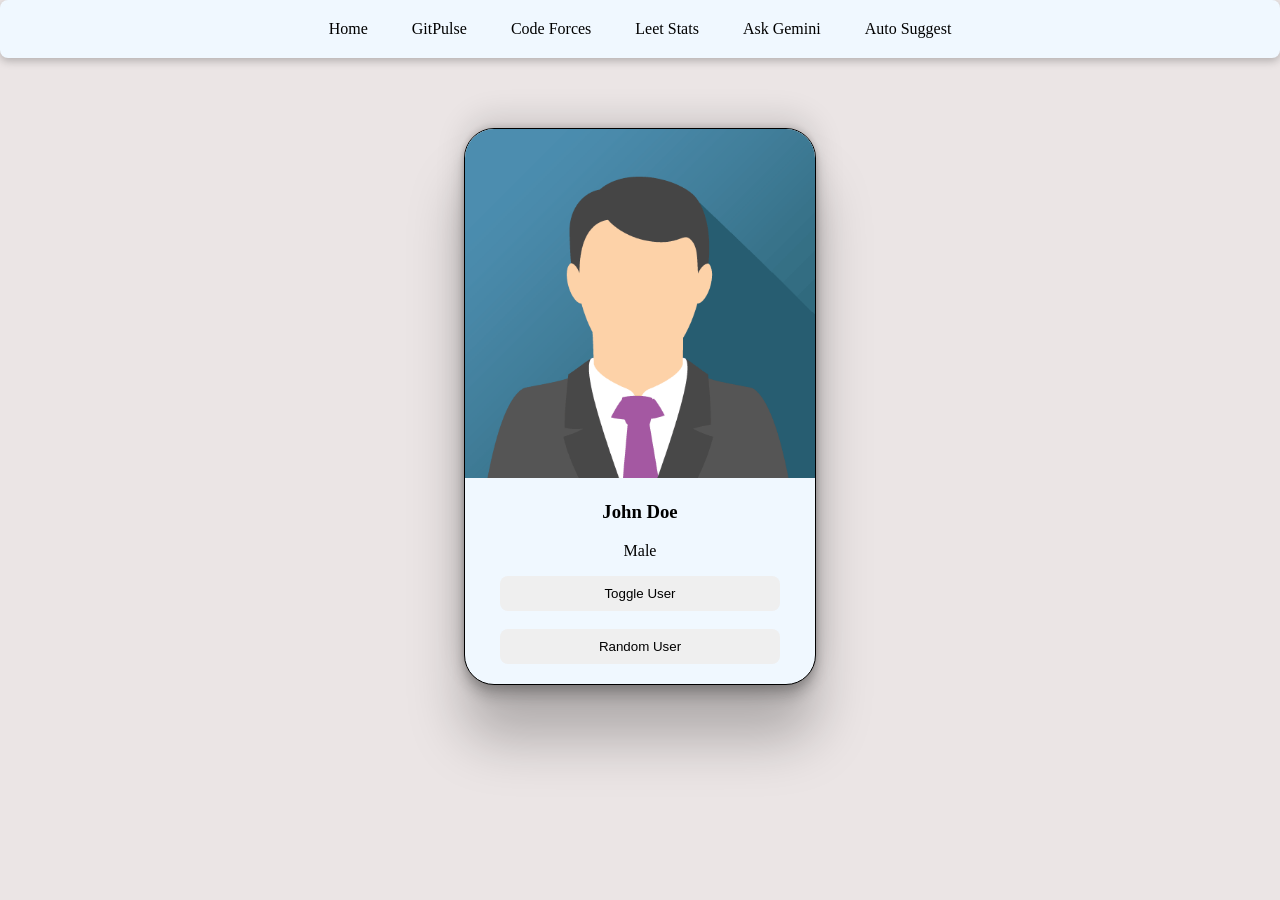
<file: src/main/resources/static/index.html>
<!DOCTYPE html>
<html lang="en">
<head>
    <meta charset="UTF-8">
    <meta name="viewport" content="width=device-width, initial-scale=1.0">
    <title>Document</title>
    <link rel="stylesheet" href="index.css">
</head>
<body>
    <div class="navbar">
        <a href="">Home</a>
        <a href="gitpulse.html" target="_blank">GitPulse</a>
        <a href="codeforces-stats.html" target="_blank">Code Forces</a>
        <a href="leetcode-stats.html" target="_blank">Leet Stats</a>
        <a href="ask-gemini.html"  target="_blank">Ask Gemini</a>
        <a href="autosuggest.html">Auto Suggest</a>
    </div>
    <div class="card">
        <img id="user_image" src="john.png" alt="image not loaded">
        <h3 id="user_name">John Doe</h3>
          <p id="user_gender">Male</p>
          <button onclick="ToggleUser()">Toggle User</button>
          <br>
          <br>
          <button onclick="RandomUser()">Random User</button>
    </div>
    <!-- <h1>   hello </h1> -->
    <!-- <h2>this site is running live</h2> -->
    <script src="index.js" ></script>
</body>
</html>
</file>
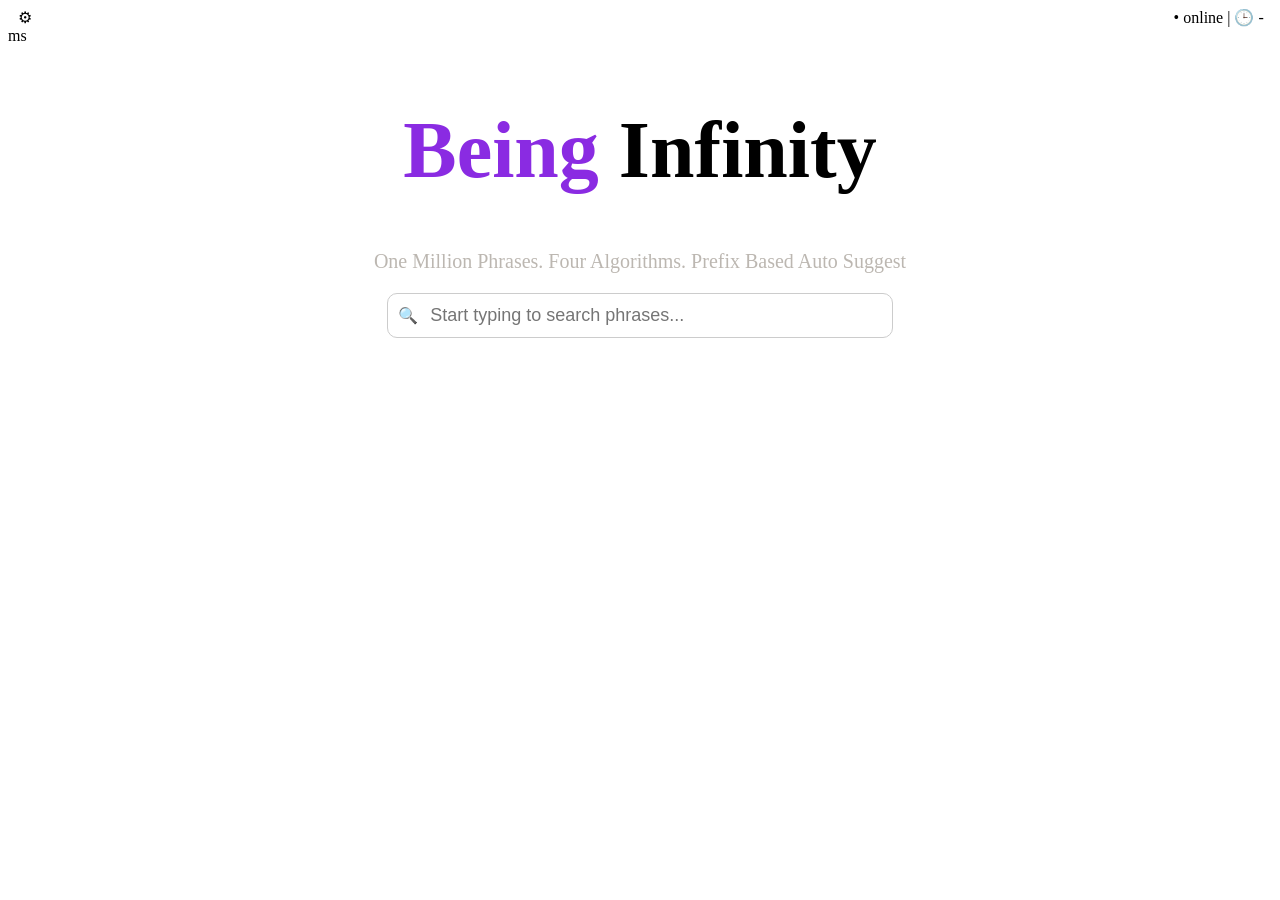
<file: src/main/resources/static/autosuggest.html>
<!DOCTYPE html>
<html lang="en">
<head>
    <meta charset="UTF-8">
    <meta name="viewport" content="width=device-width, initial-scale=1.0">
    <title>Auto Suggest</title>

    <style>
        .gear{
            margin-left:10px;
        }

        .clock{
            margin-left:90%;
        }

        .maintag{
            background-color:white;
            text-align:center;
            margin-top:60px;
            font-size:80px;
        }

        .textphrase{
            text-align:center;
            font-size:20px;
            color:rgb(188,183,177);
        }

        .bein{
            color:blueviolet;
        }

        .search-container{
            width:40%;
            margin:20px auto;
            background:white;
            border:1px solid #ccc;
            border-radius:10px;
            padding:10px;
            display:flex;
            align-items:center;
            box-sizing:border-box;
        }

        .search-input{
            flex:1;
            border:none;
            outline:none;
            font-size:18px;
            margin-left:10px;
        }

        .search-suggestions {
    width: 50%;
    margin: 0 auto;
    background: white;
    border-radius: 0 0 10px 10px;
    box-sizing: border-box;
    box-shadow: 0 4px 12px rgba(0,0,0,0.1);
}

        .suggestion{
            padding:12px;
            border-bottom:1px solid #eee;
            cursor:pointer;
        }

        .suggestion:hover{
            background:#f5f5f5;
        }
    </style>

</head>
<body>

    <span class="gear">&#x2699;</span>

    <span class="clock">&#x2022; online | &#x1F552; -ms</span>

    <h1 class="maintag">
        <span class="bein">Being</span>
        Infinity
    </h1>

    <p class="textphrase">
        One Million Phrases. Four Algorithms. Prefix Based Auto Suggest
    </p>

    <!-- Search Bar -->
    <div class="search-container">

        <span>🔍</span>

        <input
            id="search-box"
            class="search-input"
            type="text"
            placeholder="Start typing to search phrases..."
            oninput="getsearchsuggestions()">

    </div>

    <!-- Suggestions -->
    <div id="search-suggestions" class="search-suggestions"></div>

    <script>

        function getsearchsuggestions(){

            var searchbox=document.getElementById("search-box");
            var searchsuggestions=document.getElementById("search-suggestions");

            var userInput=searchbox.value;

            if(userInput.trim()==""){
                searchsuggestions.innerHTML="";
                return;
            }

            var URL="https://autosuggest-backend.onrender.com/api/autosuggest?q="
                    +userInput+
                    "&algorithm=brute&limit=10&weighted=false";

            fetch(URL)
            .then(function(response){
                return response.json();
            })
            .then(function(data){

                var searchresults="";

                for(var i=0;i<data.count;i++){

                    searchresults +=
                    "<div class='suggestion'>"
                    +data.results[i].text+
                    "</div>";

                }

                searchsuggestions.innerHTML=searchresults;

            })
            .catch(function(err){
                console.log(err);
            });

        }

    </script>

</body>
</html>
</file>
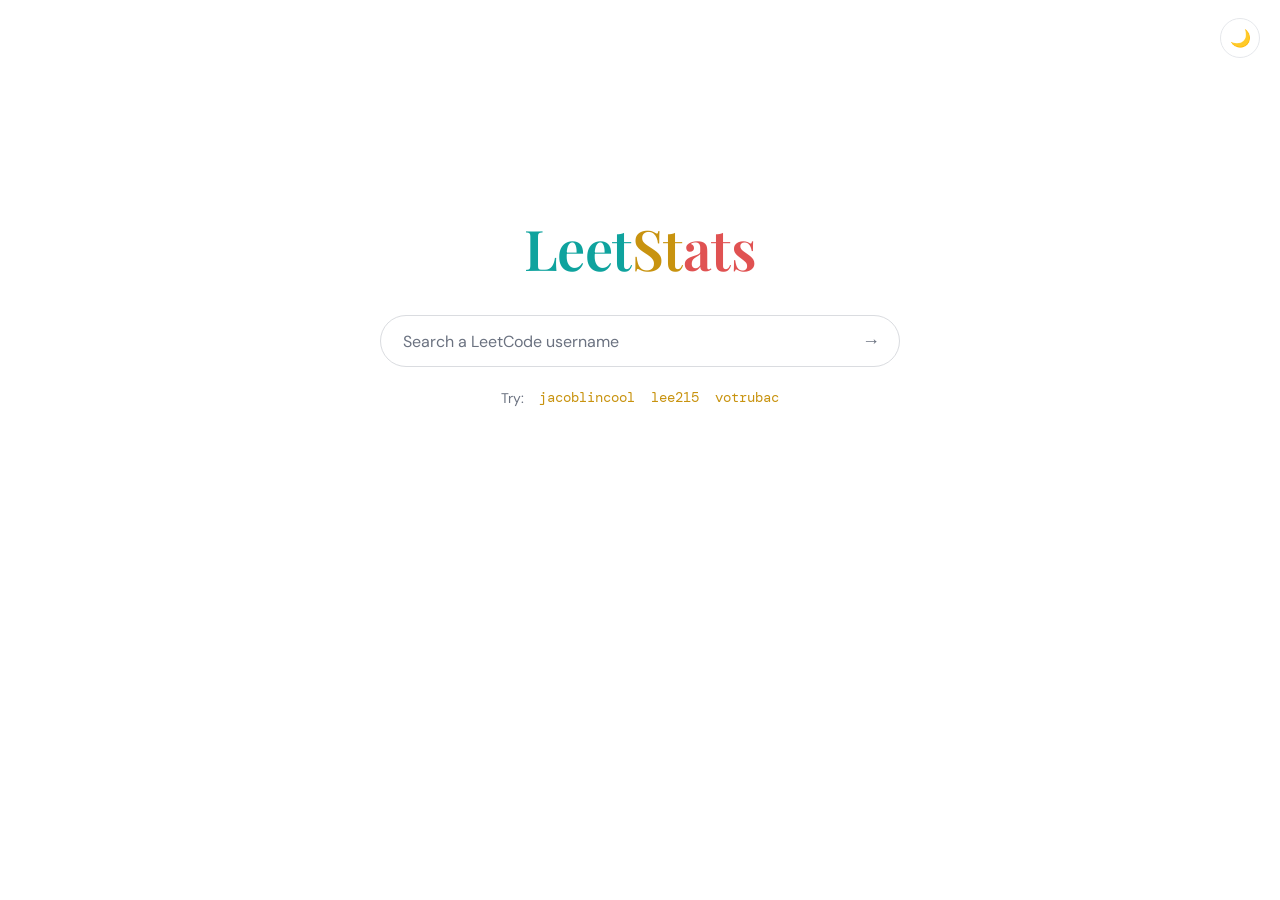
<file: src/main/resources/static/leetcode-stats.html>
<!DOCTYPE html>
<html lang="en" data-theme="light">
<head>
<meta charset="UTF-8">
<meta name="viewport" content="width=device-width, initial-scale=1.0">
<title>LeetStats</title>
<link rel="preconnect" href="https://fonts.googleapis.com">
<link rel="preconnect" href="https://fonts.gstatic.com" crossorigin>
<link href="https://fonts.googleapis.com/css2?family=Playfair+Display:wght@600&family=DM+Sans:wght@400;500;700&family=DM+Mono:wght@400;500&display=swap" rel="stylesheet">
<style>
  :root, [data-theme="light"] {
    --bg: #ffffff;
    --text: #1f2328;
    --muted: #6b7280;
    --line: #e5e7eb;
    --surface: #ffffff;
    --input-border: #dadce0;
    --input-shadow: rgba(32, 33, 36, 0.12);
    --track: #f0f1f3;
    --easy: #0fa39e;
    --medium: #c8930f;
    --hard: #e05252;
    --accent: #c8930f;
    --card-shadow: 0 1px 3px rgba(32, 33, 36, 0.08), 0 8px 28px rgba(32, 33, 36, 0.06);
  }
  [data-theme="dark"] {
    --bg: #0a0b0d;
    --text: #e9e7e2;
    --muted: #8b8f98;
    --line: rgba(255, 255, 255, 0.09);
    --surface: #121418;
    --input-border: rgba(255, 255, 255, 0.14);
    --input-shadow: rgba(0, 0, 0, 0.5);
    --track: rgba(255, 255, 255, 0.08);
    --easy: #3ddad7;
    --medium: #e3b341;
    --hard: #ff6b6b;
    --accent: #e3b341;
    --card-shadow: 0 20px 50px rgba(0, 0, 0, 0.45);
  }

  * { margin: 0; padding: 0; box-sizing: border-box; }

  html, body { height: 100%; }

  body {
    background: var(--bg);
    color: var(--text);
    font-family: "DM Sans", system-ui, sans-serif;
    display: flex;
    flex-direction: column;
    align-items: center;
    transition: background 0.25s, color 0.25s;
  }

  /* theme toggle, top right */
  .theme-toggle {
    position: fixed;
    top: 18px;
    right: 20px;
    width: 40px;
    height: 40px;
    border-radius: 50%;
    border: 1px solid var(--line);
    background: var(--surface);
    color: var(--text);
    font-size: 17px;
    cursor: pointer;
    display: flex;
    align-items: center;
    justify-content: center;
    transition: background 0.25s, border-color 0.25s, transform 0.15s;
    z-index: 10;
  }
  .theme-toggle:hover { transform: scale(1.06); }
  .theme-toggle:focus-visible { outline: 2px solid var(--accent); outline-offset: 2px; }

  main {
    width: 100%;
    max-width: 640px;
    padding: 0 24px 64px;
    display: flex;
    flex-direction: column;
    align-items: center;
    /* Google-style: sits a bit above vertical center when idle */
    margin-top: clamp(96px, 24vh, 210px);
    transition: margin-top 0.45s cubic-bezier(0.3, 0.8, 0.3, 1);
  }
  body.has-result main { margin-top: 72px; }

  .wordmark {
    font-family: "Playfair Display", serif;
    font-weight: 600;
    font-size: clamp(40px, 8vw, 56px);
    letter-spacing: -0.01em;
    margin-bottom: 30px;
    user-select: none;
  }
  .wordmark .l { color: var(--easy); }
  .wordmark .e { color: var(--medium); }
  .wordmark .t { color: var(--hard); }

  /* search */
  .search {
    width: 100%;
    max-width: 520px;
    display: flex;
    align-items: center;
    gap: 12px;
    background: var(--surface);
    border: 1px solid var(--input-border);
    border-radius: 999px;
    padding: 0 8px 0 22px;
    height: 52px;
    transition: box-shadow 0.2s, border-color 0.2s, background 0.25s;
  }
  .search:focus-within {
    box-shadow: 0 2px 10px var(--input-shadow);
    border-color: transparent;
  }
  [data-theme="dark"] .search:focus-within { border-color: var(--accent); box-shadow: none; }

  .search input {
    flex: 1;
    min-width: 0;
    border: none;
    outline: none;
    background: transparent;
    color: var(--text);
    font-family: "DM Mono", monospace;
    font-size: 16px;
  }
  .search input::placeholder { color: var(--muted); font-family: "DM Sans", sans-serif; }

  .search button {
    border: none;
    background: transparent;
    color: var(--muted);
    font-size: 18px;
    width: 40px;
    height: 40px;
    border-radius: 50%;
    cursor: pointer;
    display: flex;
    align-items: center;
    justify-content: center;
    transition: color 0.15s, background 0.15s;
  }
  .search button:hover { color: var(--accent); background: var(--track); }
  .search button:focus-visible { outline: 2px solid var(--accent); outline-offset: 1px; }
  .search button:disabled { opacity: 0.45; cursor: wait; }

  .try {
    margin-top: 20px;
    font-size: 14px;
    color: var(--muted);
    display: flex;
    gap: 14px;
    align-items: center;
    flex-wrap: wrap;
    justify-content: center;
  }
  .try button {
    background: none;
    border: none;
    padding: 2px 1px;
    color: var(--accent);
    font-family: "DM Mono", monospace;
    font-size: 13.5px;
    cursor: pointer;
    border-bottom: 1px dashed transparent;
    transition: border-color 0.15s;
  }
  .try button:hover { border-bottom-color: var(--accent); }
  .try button:focus-visible { outline: 2px solid var(--accent); outline-offset: 2px; }

  /* states */
  .loader {
    margin-top: 52px;
    width: 34px; height: 34px;
    border: 3px solid var(--track);
    border-top-color: var(--accent);
    border-radius: 50%;
    animation: spin 0.8s linear infinite;
  }
  @keyframes spin { to { transform: rotate(360deg); } }

  .error {
    margin-top: 44px;
    text-align: center;
    color: var(--muted);
    font-size: 14.5px;
    line-height: 1.6;
    max-width: 420px;
  }
  .error b { color: var(--hard); font-weight: 700; display: block; margin-bottom: 4px; }

  /* card */
  .card {
    width: 100%;
    margin-top: 44px;
    background: var(--surface);
    border: 1px solid var(--line);
    border-radius: 18px;
    padding: 30px 34px;
    box-shadow: var(--card-shadow);
    animation: rise 0.45s cubic-bezier(0.2, 0.7, 0.3, 1) both;
    transition: background 0.25s, border-color 0.25s;
  }
  @keyframes rise {
    from { opacity: 0; transform: translateY(14px); }
    to   { opacity: 1; transform: translateY(0); }
  }

  .card-head {
    display: flex;
    justify-content: space-between;
    align-items: baseline;
    gap: 10px;
    flex-wrap: wrap;
    margin-bottom: 26px;
  }
  .card-head a {
    font-family: "Playfair Display", serif;
    font-size: 23px;
    font-weight: 600;
    color: var(--text);
    text-decoration: none;
  }
  .card-head a:hover { color: var(--accent); }
  .card-head .rank {
    font-family: "DM Mono", monospace;
    font-size: 13px;
    color: var(--muted);
  }
  .card-head .rank b { color: var(--accent); font-weight: 500; }

  .card-body {
    display: grid;
    grid-template-columns: 168px 1fr;
    gap: 34px;
    align-items: center;
  }

  .ring-wrap { position: relative; width: 168px; height: 168px; margin: 0 auto; }
  .ring-wrap svg { transform: rotate(-90deg); display: block; }
  .ring-track { fill: none; stroke: var(--track); stroke-width: 9; }
  .ring-fill {
    fill: none;
    stroke: var(--accent);
    stroke-width: 9;
    stroke-linecap: round;
    transition: stroke-dashoffset 1.1s cubic-bezier(0.3, 0.8, 0.3, 1), stroke 0.25s;
  }
  .ring-center {
    position: absolute; inset: 0;
    display: flex; flex-direction: column;
    align-items: center; justify-content: center;
  }
  .ring-center .big {
    font-family: "DM Mono", monospace;
    font-size: 36px;
    line-height: 1;
  }
  .ring-center .small {
    color: var(--muted);
    font-size: 11.5px;
    margin-top: 6px;
    letter-spacing: 0.06em;
    text-transform: uppercase;
  }

  .bars { display: flex; flex-direction: column; gap: 18px; }
  .bar-top {
    display: flex;
    justify-content: space-between;
    align-items: baseline;
    margin-bottom: 7px;
  }
  .bar-top .label {
    font-size: 12.5px;
    font-weight: 700;
    letter-spacing: 0.09em;
    text-transform: uppercase;
  }
  .bar-top .nums {
    font-family: "DM Mono", monospace;
    font-size: 13px;
    color: var(--muted);
  }
  .bar-top .nums b { color: var(--text); font-weight: 500; }
  .bar-track { height: 7px; border-radius: 99px; background: var(--track); overflow: hidden; }
  .bar-fill { height: 100%; width: 0; border-radius: 99px; transition: width 1.1s cubic-bezier(0.3, 0.8, 0.3, 1); }
  .easy   .label { color: var(--easy); }   .easy   .bar-fill { background: var(--easy); }
  .medium .label { color: var(--medium); } .medium .bar-fill { background: var(--medium); }
  .hard   .label { color: var(--hard); }   .hard   .bar-fill { background: var(--hard); }

  .hidden { display: none !important; }

  @media (max-width: 540px) {
    .card { padding: 24px 20px; }
    .card-body { grid-template-columns: 1fr; gap: 26px; }
  }

  @media (prefers-reduced-motion: reduce) {
    * { animation: none !important; transition: none !important; }
  }
</style>
</head>
<body>
  <button class="theme-toggle" id="theme-toggle" aria-label="Switch theme" title="Switch theme">🌙</button>

  <main>
    <h1 class="wordmark"><span class="l">Leet</span><span class="e">St</span><span class="t">ats</span></h1>

    <div class="search">
      <input id="username" type="text" placeholder="Search a LeetCode username" autocomplete="off" spellcheck="false" aria-label="LeetCode username">
      <button id="go" aria-label="Fetch stats" title="Fetch stats">→</button>
    </div>

    <div class="try">
      <span>Try:</span>
      <button data-u="jacoblincool">jacoblincool</button>
      <button data-u="lee215">lee215</button>
      <button data-u="votrubac">votrubac</button>
    </div>

    <div id="loading" class="loader hidden" role="status" aria-label="Loading"></div>

    <div id="error" class="error hidden" role="alert">
      <b>Couldn't fetch that profile</b>
      <span id="error-msg"></span>
    </div>

    <section id="card" class="card hidden" aria-live="polite">
      <div class="card-head">
        <a id="profile-link" href="#" target="_blank" rel="noopener"></a>
        <span class="rank">Rank <b id="ranking">—</b></span>
      </div>
      <div class="card-body">
        <div class="ring-wrap">
          <svg width="168" height="168" viewBox="0 0 168 168" aria-hidden="true">
            <circle class="ring-track" cx="84" cy="84" r="74"></circle>
            <circle class="ring-fill" id="ring" cx="84" cy="84" r="74"></circle>
          </svg>
          <div class="ring-center">
            <div class="big" id="total-solved">0</div>
            <div class="small" id="total-label">solved</div>
          </div>
        </div>
        <div class="bars">
          <div class="bar-row easy">
            <div class="bar-top"><span class="label">Easy</span>
              <span class="nums"><b id="easy-solved">0</b> / <span id="easy-total">0</span></span></div>
            <div class="bar-track"><div class="bar-fill" id="easy-bar"></div></div>
          </div>
          <div class="bar-row medium">
            <div class="bar-top"><span class="label">Medium</span>
              <span class="nums"><b id="medium-solved">0</b> / <span id="medium-total">0</span></span></div>
            <div class="bar-track"><div class="bar-fill" id="medium-bar"></div></div>
          </div>
          <div class="bar-row hard">
            <div class="bar-top"><span class="label">Hard</span>
              <span class="nums"><b id="hard-solved">0</b> / <span id="hard-total">0</span></span></div>
            <div class="bar-track"><div class="bar-fill" id="hard-bar"></div></div>
          </div>
        </div>
      </div>
    </section>
  </main>

<script>
(function () {
  "use strict";

  /* ---------- theme ---------- */
  var root = document.documentElement;
  var toggle = document.getElementById("theme-toggle");
  var prefersDark = window.matchMedia("(prefers-color-scheme: dark)").matches;
  setTheme(prefersDark ? "dark" : "light");

  function setTheme(t) {
    root.setAttribute("data-theme", t);
    toggle.textContent = t === "dark" ? "☀️" : "🌙";
  }
  toggle.addEventListener("click", function () {
    setTheme(root.getAttribute("data-theme") === "dark" ? "light" : "dark");
  });

  /* ---------- elements ---------- */
  var input = document.getElementById("username");
  var goBtn = document.getElementById("go");
  var loadingEl = document.getElementById("loading");
  var errorEl = document.getElementById("error");
  var errorMsg = document.getElementById("error-msg");
  var cardEl = document.getElementById("card");

  var RING_R = 74;
  var RING_C = 2 * Math.PI * RING_R;
  var ring = document.getElementById("ring");
  ring.setAttribute("stroke-dasharray", RING_C);
  ring.setAttribute("stroke-dashoffset", RING_C);

  /* ---------- data sources (tried in order) ---------- */
  var SOURCES = [
    {
      url: function (u) { return "https://leetcode-api-faisalshohag.vercel.app/" + encodeURIComponent(u); },
      parse: function (d) {
        if (!d || d.errors || d.totalSolved === undefined) return null;
        return pick(d);
      }
    },
    {
      url: function (u) { return "https://alfa-leetcode-api.onrender.com/userProfile/" + encodeURIComponent(u); },
      parse: function (d) {
        if (!d || d.errors || d.totalSolved === undefined) return null;
        return pick(d);
      }
    },
    {
      url: function (u) { return "https://leetcode-stats-api.herokuapp.com/" + encodeURIComponent(u); },
      parse: function (d) {
        if (!d || d.status !== "success") return null;
        return pick(d);
      }
    }
  ];

  function pick(d) {
    return {
      totalSolved: d.totalSolved, totalQuestions: d.totalQuestions,
      easySolved: d.easySolved, totalEasy: d.totalEasy,
      mediumSolved: d.mediumSolved, totalMedium: d.totalMedium,
      hardSolved: d.hardSolved, totalHard: d.totalHard,
      ranking: d.ranking
    };
  }

  function fetchWithTimeout(url, ms) {
    var ctrl = new AbortController();
    var t = setTimeout(function () { ctrl.abort(); }, ms);
    return fetch(url, { signal: ctrl.signal })
      .then(function (r) { return r.json(); })
      .finally(function () { clearTimeout(t); });
  }

  function fetchStats(username) {
    var i = 0;
    function tryNext() {
      if (i >= SOURCES.length) return Promise.reject(new Error("all sources failed"));
      var src = SOURCES[i++];
      return fetchWithTimeout(src.url(username), 12000)
        .then(function (json) {
          var parsed = src.parse(json);
          return parsed || tryNext();
        })
        .catch(function () { return tryNext(); });
    }
    return tryNext();
  }

  /* ---------- rendering ---------- */
  function fmt(n) {
    if (n === null || n === undefined || isNaN(n)) return "—";
    return Number(n).toLocaleString("en-US");
  }

  function countUp(el, target, ms) {
    var reduce = window.matchMedia("(prefers-reduced-motion: reduce)").matches;
    if (reduce || !target) { el.textContent = fmt(target || 0); return; }
    var start = performance.now();
    (function step(now) {
      var p = Math.min(((now || performance.now()) - start) / ms, 1);
      var eased = 1 - Math.pow(1 - p, 3);
      el.textContent = fmt(Math.round(target * eased));
      if (p < 1) requestAnimationFrame(step);
    })();
  }

  function setBar(id, solved, total) {
    var pct = total > 0 ? (solved / total) * 100 : 0;
    document.getElementById(id).style.width = Math.max(pct, solved > 0 ? 2 : 0) + "%";
  }

  function render(username, s) {
    var link = document.getElementById("profile-link");
    link.textContent = username;
    link.href = "https://leetcode.com/u/" + encodeURIComponent(username) + "/";

    document.getElementById("ranking").textContent = "#" + fmt(s.ranking);
    document.getElementById("total-label").textContent = "of " + fmt(s.totalQuestions);
    document.getElementById("easy-solved").textContent = fmt(s.easySolved);
    document.getElementById("easy-total").textContent = fmt(s.totalEasy);
    document.getElementById("medium-solved").textContent = fmt(s.mediumSolved);
    document.getElementById("medium-total").textContent = fmt(s.totalMedium);
    document.getElementById("hard-solved").textContent = fmt(s.hardSolved);
    document.getElementById("hard-total").textContent = fmt(s.totalHard);

    document.body.classList.add("has-result");
    cardEl.classList.remove("hidden");

    requestAnimationFrame(function () {
      requestAnimationFrame(function () {
        countUp(document.getElementById("total-solved"), s.totalSolved, 1100);
        var pct = s.totalQuestions > 0 ? s.totalSolved / s.totalQuestions : 0;
        ring.setAttribute("stroke-dashoffset", RING_C * (1 - pct));
        setBar("easy-bar", s.easySolved, s.totalEasy);
        setBar("medium-bar", s.mediumSolved, s.totalMedium);
        setBar("hard-bar", s.hardSolved, s.totalHard);
      });
    });
  }

  function resetCard() {
    ring.setAttribute("stroke-dashoffset", RING_C);
    ["easy-bar", "medium-bar", "hard-bar"].forEach(function (id) {
      document.getElementById(id).style.width = "0";
    });
    document.getElementById("total-solved").textContent = "0";
  }

  /* ---------- flow ---------- */
  var busy = false;

  function lookup(username) {
    username = (username || "").trim();
    if (!username || busy) return;
    busy = true;

    input.value = username;
    goBtn.disabled = true;
    errorEl.classList.add("hidden");
    cardEl.classList.add("hidden");
    resetCard();
    loadingEl.classList.remove("hidden");

    fetchStats(username)
      .then(function (stats) {
        loadingEl.classList.add("hidden");
        render(username, stats);
      })
      .catch(function () {
        loadingEl.classList.add("hidden");
        errorMsg.textContent = 'No stats found for "' + username +
          '". Check the spelling, or the public stats APIs may be briefly busy — try again in a moment.';
        errorEl.classList.remove("hidden");
      })
      .finally(function () {
        goBtn.disabled = false;
        busy = false;
      });
  }

  goBtn.addEventListener("click", function () { lookup(input.value); });
  input.addEventListener("keydown", function (e) { if (e.key === "Enter") lookup(input.value); });
  document.querySelectorAll(".try button").forEach(function (b) {
    b.addEventListener("click", function () { lookup(b.dataset.u); });
  });
})();
</script>
</body>
</html>
</file>
<file: src/main/resources/static/index.css>
h1{
    color:brown;
}
body{
    margin:0px;
    background-color: rgb(235, 229, 229);
}
.navbar{
    background-color: aliceblue;
    /* border-style: solid; */
    border-width: 1px;
    border-color: black;
    padding: 20px;
    text-align: center;
    border-radius: 8px;
    box-shadow: rgba(0, 0, 0, 0.24) 0px 3px 8px;
}
.navbar a{
    padding:20px;
    text-decoration: none;
    color:black;
}
.navbar a:hover{
    color:burlywood;
    background-color: rgb(30, 33, 22);
}
.card
{
    text-align: center;
    border: 1px solid black;
    width: 350px;
    margin-left:auto;
    margin-right: auto;
    margin-top: 70px;
    overflow: hidden;
    padding-bottom: 20px;
    border-radius: 30px;
    background-color: aliceblue;
    box-shadow: rgba(0, 0, 0, 0.25) 0px 54px 55px, rgba(0, 0, 0, 0.12) 0px -12px 30px, rgba(0, 0, 0, 0.12) 0px 4px 6px, rgba(0, 0, 0, 0.17) 0px 12px 13px, rgba(0, 0, 0, 0.09) 0px -3px 5px;
}
.card img{
    width: 100%;
    margin-left: auto;
    margin-left: auto;
}
.card button{
    color: black;
    border-style: none;
    padding: 10px;
    width: 80%;
    border-radius: 8px;

}
.card button:hover
{
    color: rgb(243, 209, 159);
    background-color: black;
}
</file>
